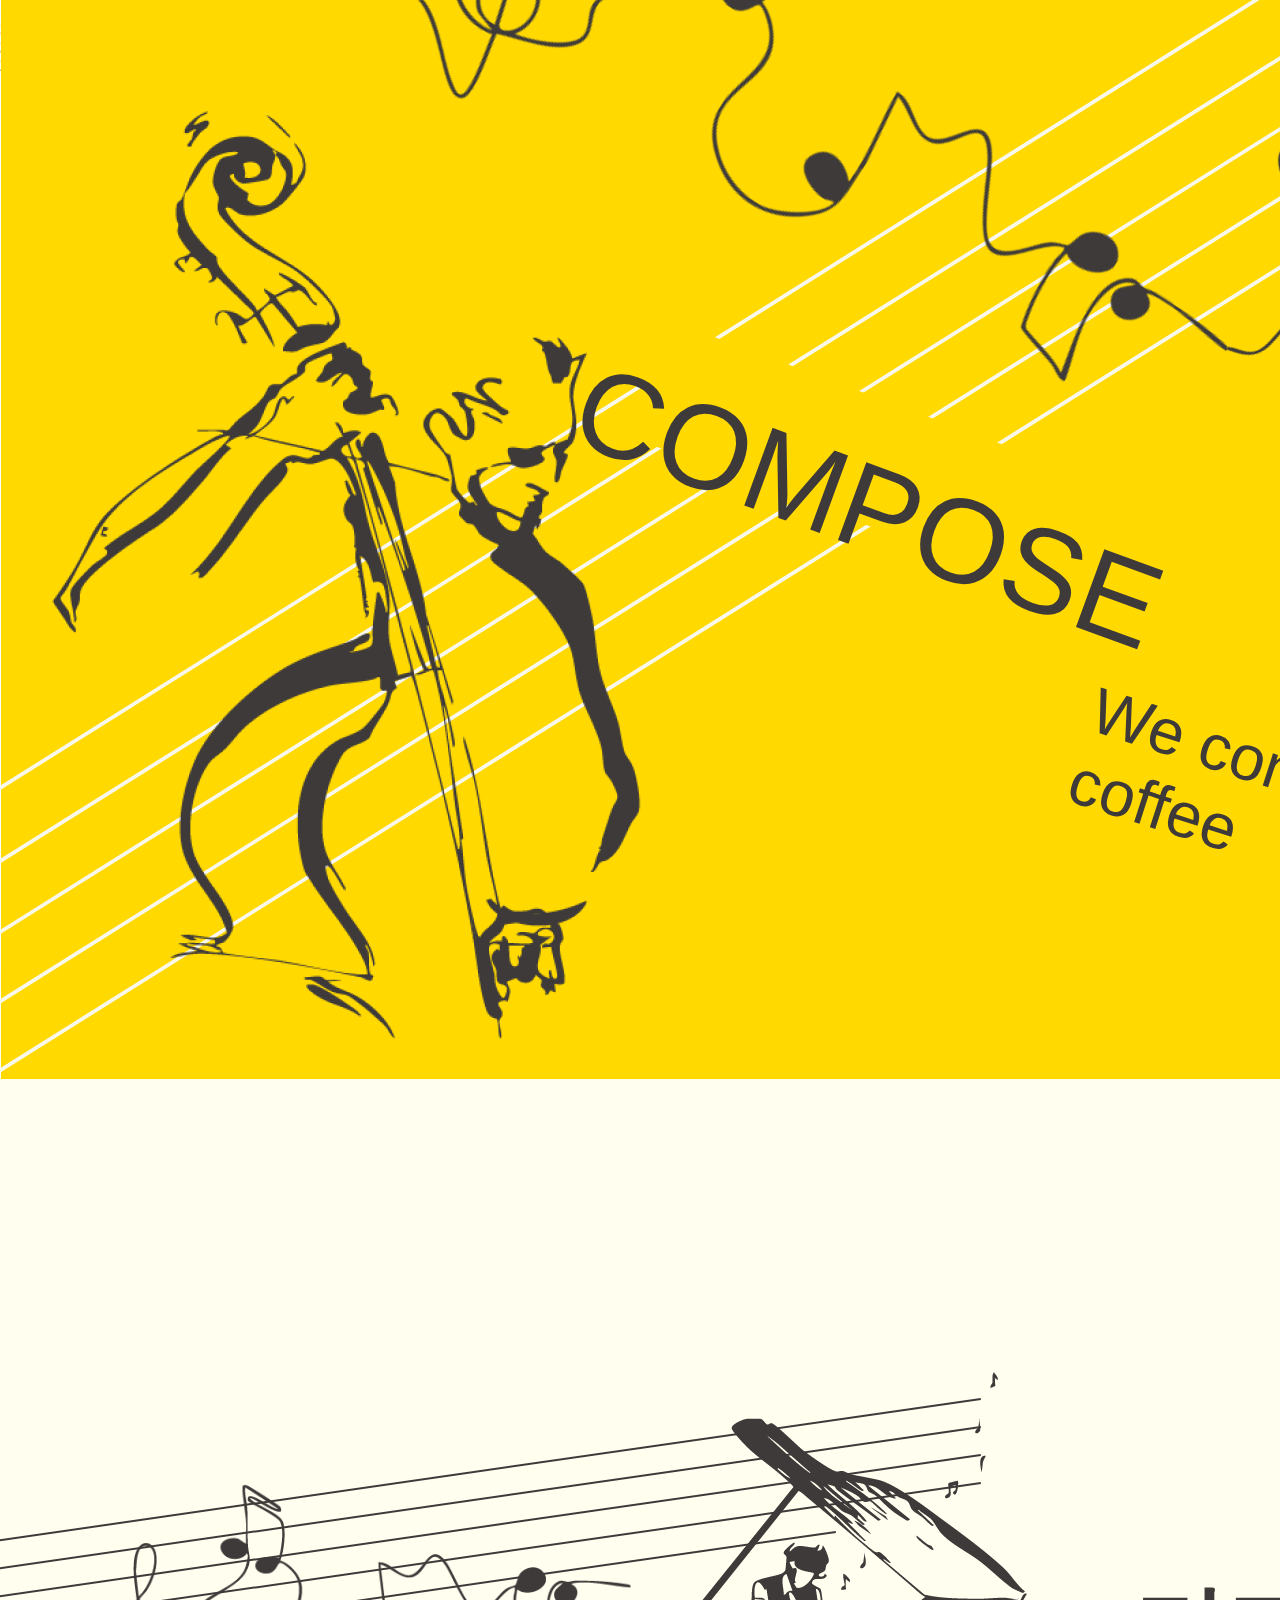
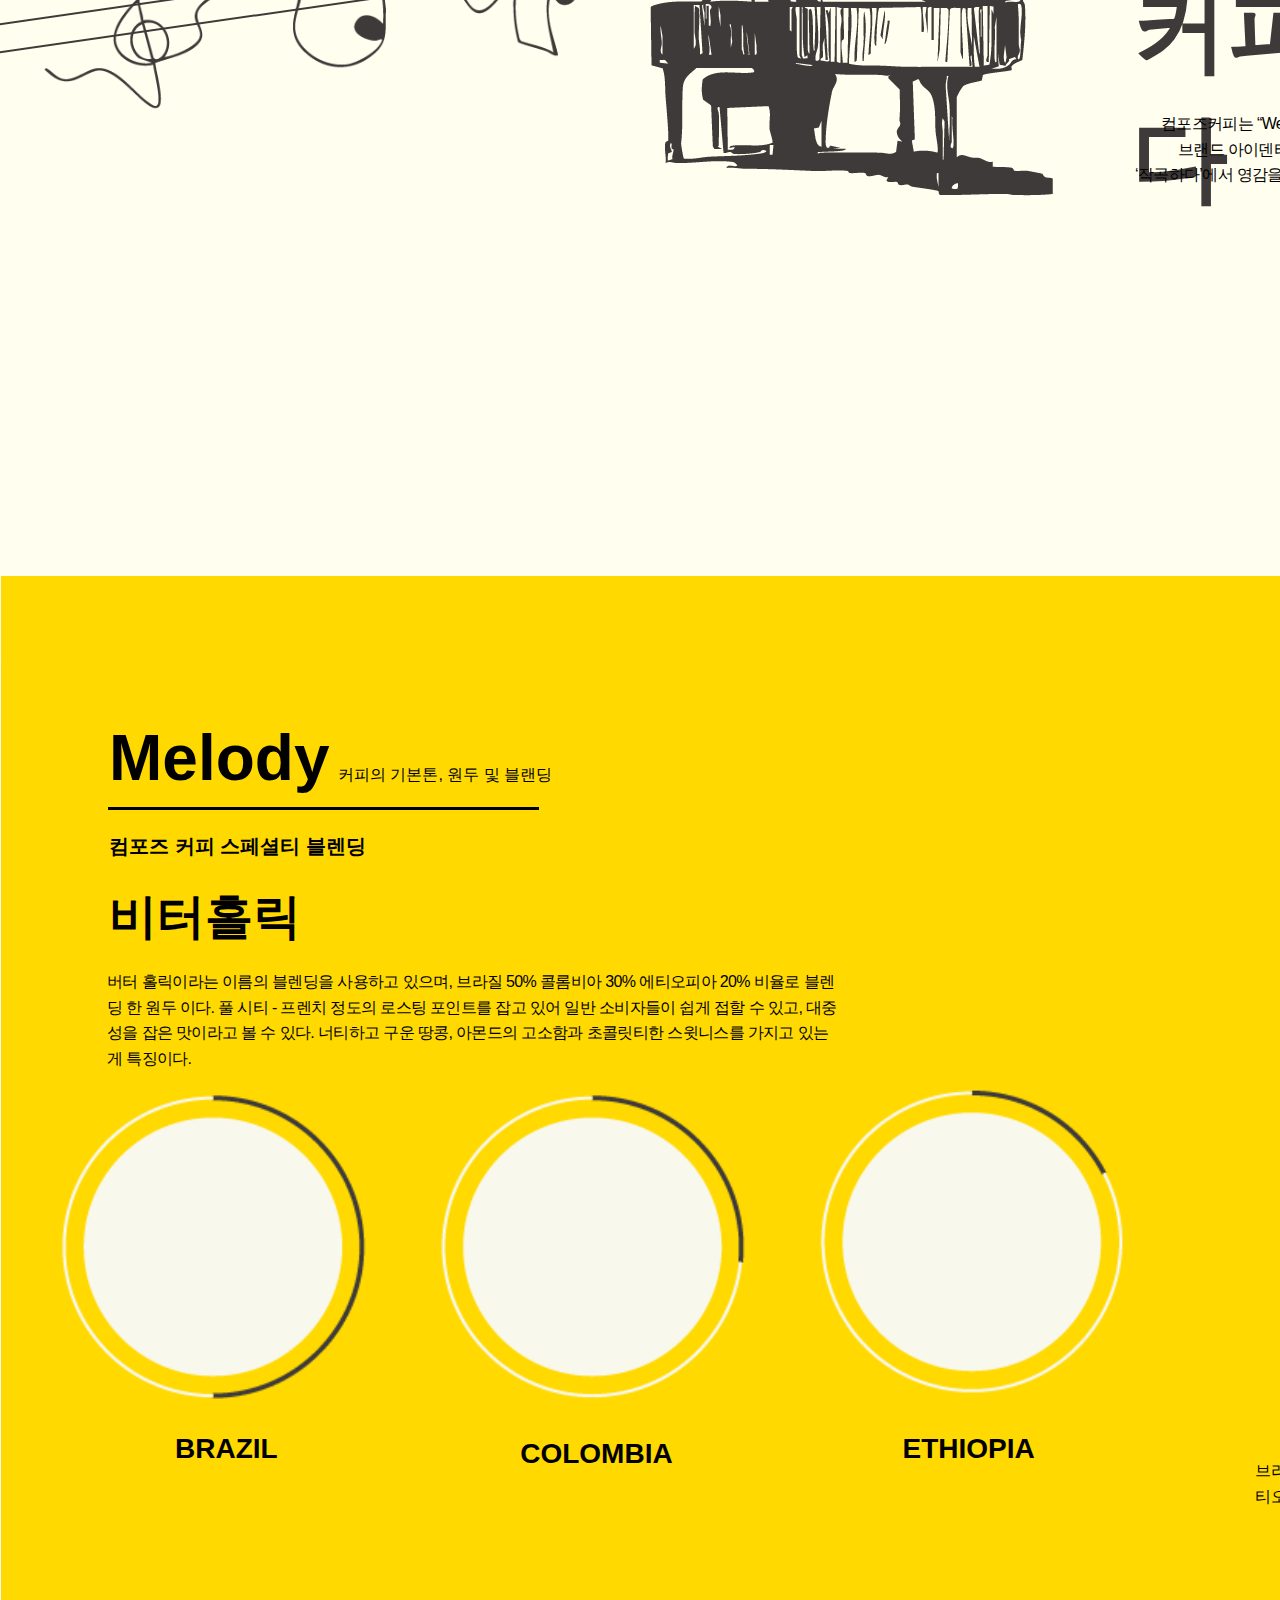
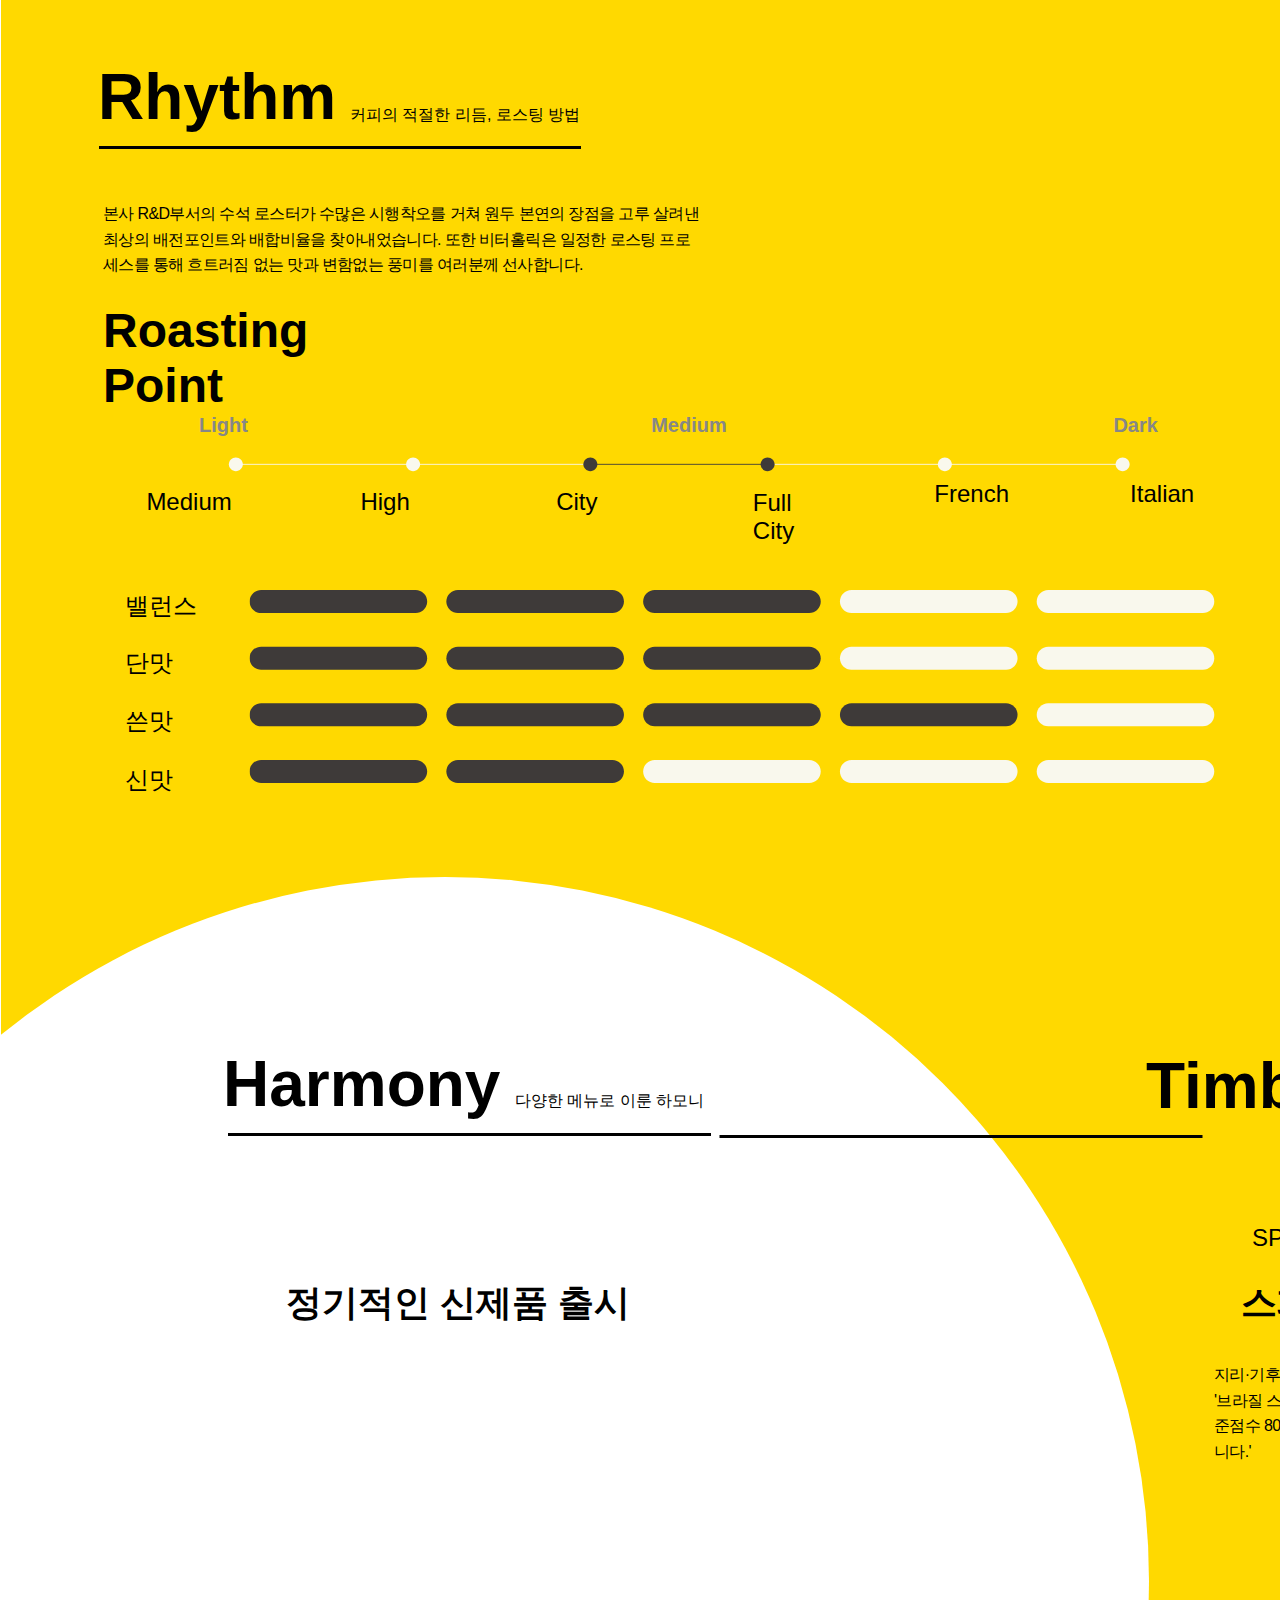
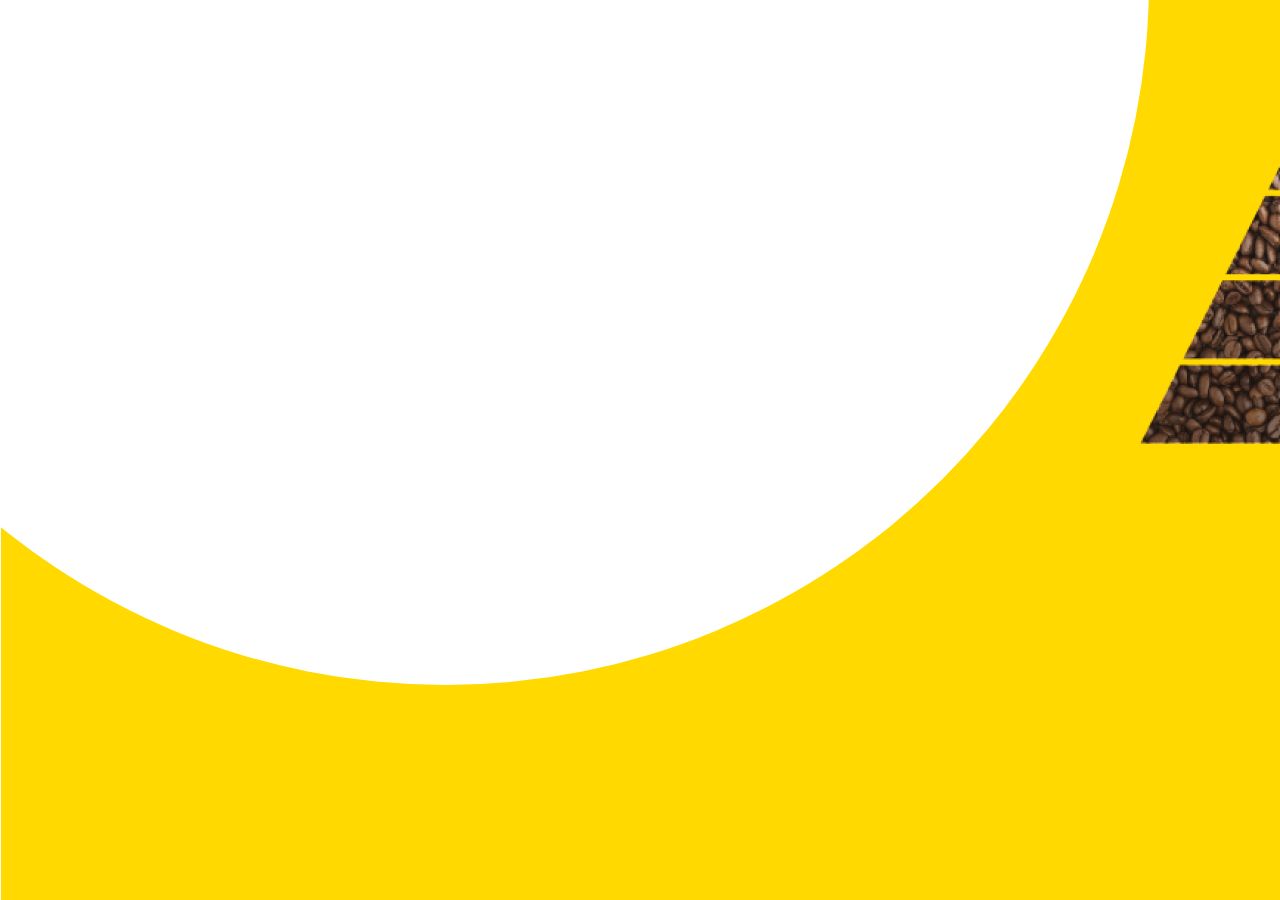
<file: index.html>
<!DOCTYPE html>
<html lang="en">
  <head>
    <meta charset="UTF-8" />
    <meta http-equiv="X-UA-Compatible" content="IE=edge" />
    <meta name="viewport" content="width=device-width, initial-scale=1.0" />
    <link rel="stylesheet" href="./vars.css" />
    <link rel="stylesheet" href="./style.css" />

    <style>
      a,
      button,
      input,
      select,
      h1,
      h2,
      h3,
      h4,
      h5,
      * {
        box-sizing: border-box;
        margin: 0;
        padding: 0;
        border: none;
        text-decoration: none;
        background: none;

        -webkit-font-smoothing: antialiased;
      }

      menu,
      ol,
      ul {
        list-style-type: none;
        margin: 0;
        padding: 0;
      }
    </style>
    <title>Document</title>
  </head>
  <body>
    <div class="frame-10">
      <div class="frame-1">
        <div class="group-7">
          <div class="rectangle-5"></div>
          <div class="rectangle-4"></div>
          <img class="_1" src="10.png" />
          <div class="ellipse-1"></div>
          <div class="_50-30-20">
            버터 홀릭이라는 이름의 블렌딩을 사용하고 있으며, 브라질 50% 콜롬비아
            30% 에티오피아 20% 비율로 블렌딩 한 원두 이다. 풀 시티 - 프렌치
            정도의 로스팅 포인트를 잡고 있어 일반 소비자들이 쉽게 접할 수 있고,
            대중성을 잡은 맛이라고 볼 수 있다. 너티하고 구운 땅콩, 아몬드의
            고소함과 초콜릿티한 스윗니스를 가지고 있는 게 특징이다. 
          </div>
          <div class="div">
            브라질, 콜롬비아를 베이스로 커피의 토스티하고 고소한 맛을 중심으로
            에티오피아 커피를 배합해 커피 특유의 쓴 맛을 초콜릿티하게 표현한
            블렌딩
          </div>
          <div class="bsca-80">
            지리·기후·생산지 등의 특별한 환경에서 자란 커피 중 &#039;브라질
            스페셜티 커피 협회(BSCA)의 평가를 거쳐 기준점수 80점 이상을 받은
            우수한 등급의 커피를 말합니다.&#039;
          </div>
          <div class="specialty-blending">SPECIALTY BLENDING</div>
          <div class="12">12월 겨울 신상 메뉴</div>
          <div class="r-d">
            본사 R&amp;D부서의 수석 로스터가 수많은 시행착오를 거쳐 원두 본연의
            장점을 고루 살려낸 최상의 배전포인트와 배합비율을 찾아내었습니다.
            또한 비터홀릭은 일정한 로스팅 프로세스를 통해 흐트러짐 없는 맛과
            변함없는 풍미를 여러분께 선사합니다.
          </div>
          <div class="melody">Melody</div>
          <div class="rhythm">Rhythm</div>
          <div class="timbre">Timbre</div>
          <div class="harmony">Harmony</div>
          <div class="div2">커피의 기본톤, 원두 및 블랜딩</div>
          <div class="div3">커피의 적절한 리듬, 로스팅 방법</div>
          <div class="div4">컴포즈만의 특별한 음색, 스페셜티 커피</div>
          <div class="div5">다양한 메뉴로 이룬 하모니</div>
          <div class="div6">컴포즈 커피 스페셜티 블렌딩</div>
          <div class="div7">비터홀릭</div>
          <div class="roasting-point">Roasting Point</div>
          <div class="50">50%</div>
          <div class="30">30%</div>
          <div class="20">20%</div>
          <div class="brazil">BRAZIL</div>
          <div class="colombia">COLOMBIA</div>
          <div class="ethiopia">ETHIOPIA</div>
          <div class="div8">스페셜티 커피란</div>
          <div class="div9">정기적인 신제품 출시</div>
          <div class="ellipse-12"></div>
          <div class="fazenda-rancho-grande">FAZENDA RANCHO GRANDE</div>
          <div
            class="region-sul-de-minas-quality-specialty-altitude-930-1000-m-crop-2022-23-variety-yellow-bourbon-process-natural-score-84-5"
          >
            Region : Sul de minas
            <br />
            Quality : Specialty
            <br />
            Altitude : 930-1000m
            <br />
            Crop : 2022/23
            <br />
            Variety : Yellow Bourbon
            <br />
            Process : Natural
            <br />
            Score : 84,5
            <br />
          </div>
          <div class="div10">컴포즈커피 ‘올해의 산지’</div>
          <div class="group-2">
            <img class="div11" src="div10.svg" />
            <div class="group-1">
              <img class="group" src="group0.svg" />
              <div class="medium">Medium</div>
              <div class="high">High</div>
              <div class="city">City</div>
              <div class="full-city">Full City</div>
              <div class="french">French</div>
              <div class="italian">Italian</div>
            </div>
            <div class="div12">밸런스</div>
            <div class="div13">단맛</div>
            <div class="div14">쓴맛</div>
            <div class="div15">신맛</div>
            <div class="light">Light</div>
            <div class="medium2">Medium</div>
            <div class="dark">Dark</div>
          </div>
          <div class="line-11"></div>
          <div class="line-13"></div>
          <div class="line-14"></div>
          <div class="line-12"></div>
          <div class="line-6"></div>
          <div class="line-7"></div>
          <div class="line-8"></div>
          <div class="line-9"></div>
          <div class="line-10"></div>
          <div class="div16">커피를 작곡하다</div>
          <div class="we-compose-best-coffee-compose">
            컴포즈커피는 “We compose best coffee(우리는 최고의 커피를
            만든다)”라는 슬로건 아래
            <br />
            브랜드 아이덴티티, 매장 인테리어 등에 변화를 주었다.
            컴포즈(compose)의 어원인
            <br />
            ‘작곡하다’에서 영감을 받은 오선지 그래픽을 형상화하여 다양한 로고
            어플리케이션으로 활용한다.
          </div>
          <img class="2" src="20.png" />
          <img class="div17" src="div16.png" />
          <img class="div18" src="div17.png" />
          <img class="div19" src="div18.png" />
          <img class="13" src="11.png" />
          <img class="14" src="12.png" />
        </div>
        <div class="group-8">
          <div class="image-1"></div>
          <div class="rectangle-1"></div>
          <div class="line-4"></div>
          <div class="line-3"></div>
          <div class="line-2"></div>
          <div class="line-1"></div>
          <div class="line-5"></div>
          <div class="rectangle-3"></div>
          <div class="compose">COMPOSE</div>
          <div class="we-compose-best-coffee">We compose best coffee</div>
          <img class="15" src="13.png" />
          <img class="div20" src="div19.png" />
          <img class="div21" src="div20.png" />
          <img class="16" src="14.png" />
          <img class="div22" src="div21.png" />
          <div class="frame-2"></div>
        </div>
      </div>
      <div class="group-72">
        <img class="div23" src="div22.png" />
      </div>
    </div>
  </body>
</html>
</file>
<file: vars.css>
/* Figma Styles of your File */
:root {
  /* Colors */
  /* Fonts */
  /* Effects */
}
</file>
<file: style.css>
.frame-10,
.frame-10 * {
  box-sizing: border-box;
}
.frame-10 {
  height: 5700px;
  position: relative;
  overflow: hidden;
}
.frame-1 {
  background: #ffffff;
  width: 1921px;
  height: 5700px;
  position: absolute;
  left: 0px;
  top: 0px;
  overflow: hidden;
}
.group-9 {
  position: absolute;
  inset: 0;
}
.group-7 {
  width: 2598px;
  height: 4743px;
  position: static;
}
.rectangle-5 {
  background: #fffeef;
  width: 2350px;
  height: 1296px;
  position: absolute;
  left: -11px;
  top: 972px;
}
.rectangle-4 {
  background: #ffd900;
  width: 1920px;
  height: 3539px;
  position: absolute;
  left: 1px;
  top: 2176px;
}
._1 {
  width: 924px;
  height: 1305px;
  position: absolute;
  left: -65px;
  top: 3381px;
  transform-origin: 0 0;
  transform: rotate(-90deg) scale(1, 1);
  object-fit: cover;
}
.ellipse-1 {
  background: #ffffff;
  border-radius: 50%;
  width: 1408px;
  height: 1408px;
  position: absolute;
  left: -259px;
  top: 4077px;
}
._50-30-20 {
  color: var(--, #3e3a39);
  text-align: left;
  font-family: var(---font-family, "Judson-Regular", sans-serif);
  font-size: var(---font-size, 16px);
  line-height: var(---line-height, 160.2%);
  letter-spacing: var(---letter-spacing, -0.04em);
  font-weight: var(---font-weight, 400);
  position: absolute;
  left: 107px;
  top: 2569px;
  width: 732px;
  height: 85px;
}
.div {
  color: var(--, #3e3a39);
  text-align: center;
  font-family: var(---font-family, "Judson-Regular", sans-serif);
  font-size: var(---font-size, 16px);
  line-height: var(---line-height, 160.2%);
  letter-spacing: var(---letter-spacing, -0.04em);
  font-weight: var(---font-weight, 400);
  position: absolute;
  left: 1255px;
  top: 3058px;
  width: 496px;
  height: 42px;
}
.bsca-80 {
  color: var(--, #3e3a39);
  text-align: left;
  font-family: var(---font-family, "Judson-Regular", sans-serif);
  font-size: var(---font-size, 16px);
  line-height: var(---line-height, 160.2%);
  letter-spacing: var(---letter-spacing, -0.04em);
  font-weight: var(---font-weight, 400);
  position: absolute;
  left: 1214px;
  top: 4562px;
  width: 364px;
  height: 261px;
}
.specialty-blending {
  color: var(--, #3e3a39);
  text-align: left;
  font-family: "BookkGothic-Light", sans-serif;
  font-size: 24px;
  font-weight: 300;
  position: absolute;
  left: 1252px;
  top: 4424px;
  width: 262px;
  height: 29px;
}
._12 {
  color: var(--, #3e3a39);
  text-align: left;
  font-family: "BookkGothic-Light", sans-serif;
  font-size: 24px;
  font-weight: 300;
  position: absolute;
  left: 349px;
  top: 4424px;
  width: 213px;
  height: 29px;
}
.r-d {
  color: var(--, #3e3a39);
  text-align: left;
  font-family: var(---font-family, "Judson-Regular", sans-serif);
  font-size: var(---font-size, 16px);
  line-height: var(---line-height, 160.2%);
  letter-spacing: var(---letter-spacing, -0.04em);
  font-weight: var(---font-weight, 400);
  position: absolute;
  left: 103px;
  top: 3401px;
  width: 596px;
  height: 77px;
}
.melody {
  color: var(--, #3e3a39);
  text-align: left;
  font-family: "Judson-Bold", sans-serif;
  font-size: 64px;
  font-weight: 700;
  position: absolute;
  left: 109px;
  top: 2321px;
  width: 262px;
  height: 31px;
}
.rhythm {
  color: var(--, #3e3a39);
  text-align: left;
  font-family: "Judson-Bold", sans-serif;
  font-size: 64px;
  font-weight: 700;
  position: absolute;
  left: 98px;
  top: 3260px;
  width: 262px;
  height: 31px;
}
.timbre {
  color: var(--, #3e3a39);
  text-align: left;
  font-family: "Judson-Bold", sans-serif;
  font-size: 64px;
  font-weight: 700;
  position: absolute;
  left: 1146px;
  top: 4249px;
  width: 262px;
  height: 31px;
}
.harmony {
  color: var(--, #3e3a39);
  text-align: left;
  font-family: "Judson-Bold", sans-serif;
  font-size: 64px;
  font-weight: 700;
  position: absolute;
  left: 223px;
  top: 4247px;
  width: 397px;
  height: 31px;
}
.div2 {
  color: var(--, #3e3a39);
  text-align: left;
  font-family: "Judson-Regular", sans-serif;
  font-size: 16px;
  font-weight: 400;
  position: absolute;
  left: 338px;
  top: 2365px;
  width: 287px;
  height: 26px;
}
.div3 {
  color: var(--, #3e3a39);
  text-align: left;
  font-family: "Judson-Regular", sans-serif;
  font-size: 16px;
  font-weight: 400;
  position: absolute;
  left: 350px;
  top: 3305px;
  width: 287px;
  height: 26px;
}
.div4 {
  color: var(--, #3e3a39);
  text-align: left;
  font-family: "Judson-Regular", sans-serif;
  font-size: 16px;
  font-weight: 400;
  position: absolute;
  left: 1380px;
  top: 4294px;
  width: 287px;
  height: 26px;
}
.div5 {
  color: var(--, #3e3a39);
  text-align: left;
  font-family: "Judson-Regular", sans-serif;
  font-size: 16px;
  font-weight: 400;
  position: absolute;
  left: 515px;
  top: 4291px;
  width: 287px;
  height: 26px;
}
.div6 {
  color: var(--, #3e3a39);
  text-align: left;
  font-family: "Judson-Bold", sans-serif;
  font-size: 20px;
  font-weight: 700;
  position: absolute;
  left: 109px;
  top: 2433px;
  width: 287px;
  height: 26px;
}
.div7 {
  color: var(--, #3e3a39);
  text-align: left;
  font-family: "Judson-Bold", sans-serif;
  font-size: 48px;
  font-weight: 700;
  position: absolute;
  left: 109px;
  top: 2485px;
  width: 196px;
  height: 26px;
}
.roasting-point {
  color: var(--, #3e3a39);
  text-align: left;
  font-family: "Judson-Bold", sans-serif;
  font-size: 48px;
  font-weight: 700;
  position: absolute;
  left: 103px;
  top: 3503px;
  width: 319px;
  height: 56px;
}
._50 {
  color: #000000;
  text-align: left;
  font-family: "BookkGothicOtf-Light", sans-serif;
  font-size: 48px;
  font-weight: 300;
  position: absolute;
  right: 85.36%;
  left: 8.18%;
  width: 6.46%;
  bottom: 49.25%;
  top: 49.56%;
  height: 1.19%;
}
._30 {
  color: #000000;
  text-align: left;
  font-family: "BookkGothicOtf-Light", sans-serif;
  font-size: 48px;
  font-weight: 300;
  position: absolute;
  right: 65.21%;
  left: 28.33%;
  width: 6.46%;
  bottom: 49.25%;
  top: 49.56%;
  height: 1.19%;
}
._20 {
  color: #000000;
  text-align: left;
  font-family: "BookkGothicOtf-Light", sans-serif;
  font-size: 48px;
  font-weight: 300;
  position: absolute;
  right: 45%;
  left: 48.54%;
  width: 6.46%;
  bottom: 49.26%;
  top: 49.54%;
  height: 1.19%;
}
.brazil {
  color: var(--, #3e3a39);
  text-align: left;
  font-family: "Judson-Bold", sans-serif;
  font-size: 28px;
  font-weight: 700;
  position: absolute;
  right: 85.83%;
  left: 9.11%;
  width: 5.05%;
  bottom: 46.07%;
  top: 53.21%;
  height: 0.72%;
}
.colombia {
  color: var(--, #3e3a39);
  text-align: left;
  font-family: "Judson-Bold", sans-serif;
  font-size: 28px;
  font-weight: 700;
  position: absolute;
  right: 65.42%;
  left: 27.08%;
  width: 7.5%;
  bottom: 45.98%;
  top: 53.3%;
  height: 0.72%;
}
.ethiopia {
  color: var(--, #3e3a39);
  text-align: left;
  font-family: "Judson-Bold", sans-serif;
  font-size: 28px;
  font-weight: 700;
  position: absolute;
  right: 46.46%;
  left: 46.98%;
  width: 6.56%;
  bottom: 46.07%;
  top: 53.21%;
  height: 0.72%;
}
.div8 {
  color: var(--, #3e3a39);
  text-align: left;
  font-family: "Judson-Bold", sans-serif;
  font-size: 36px;
  font-weight: 700;
  position: absolute;
  left: 1241px;
  top: 4479px;
  width: 292px;
  height: 29px;
}
.div9 {
  color: var(--, #3e3a39);
  text-align: left;
  font-family: "Judson-Bold", sans-serif;
  font-size: 36px;
  font-weight: 700;
  position: absolute;
  left: 286px;
  top: 4479px;
  width: 351px;
  height: 29px;
}
.ellipse-12 {
  background: #fffeef;
  border-radius: 50%;
  width: 1008px;
  height: 1008px;
  position: absolute;
  left: 1295px;
  top: 3184px;
}
.fazenda-rancho-grande {
  color: var(--, #3e3a39);
  text-align: left;
  font-family: "BookkGothic-Light", sans-serif;
  font-size: 24px;
  font-weight: 300;
  position: absolute;
  left: 1451px;
  top: 3474px;
  width: 332px;
  height: 29px;
}
.region-sul-de-minas-quality-specialty-altitude-930-1000-m-crop-2022-23-variety-yellow-bourbon-process-natural-score-84-5 {
  color: var(--, #3e3a39);
  text-align: left;
  font-family: "BookkGothicOtf-Bold", sans-serif;
  font-size: 24px;
  line-height: 36px;
  font-weight: 700;
  position: absolute;
  left: 1491px;
  top: 3607px;
  width: 346px;
  height: 180px;
}
.div10 {
  color: var(--, #3e3a39);
  text-align: left;
  font-family: "Judson-Bold", sans-serif;
  font-size: 36px;
  font-weight: 700;
  position: absolute;
  left: 1423px;
  top: 3508px;
  width: 389px;
  height: 39px;
}
.group-2 {
  width: 1090.78px;
  height: 369px;
  position: static;
}
.div11 {
  width: 968.12px;
  height: 306.15px;
  position: absolute;
  left: 247.66px;
  top: 3676.85px;
  overflow: visible;
}
.group-1 {
  width: 1060.92px;
  height: 50.69px;
  position: static;
}
.group {
  width: 51.84%;
  height: 0.27%;
  position: absolute;
  right: 38.75%;
  left: 9.41%;
  bottom: 35.58%;
  top: 64.15%;
  overflow: visible;
}
.medium {
  color: #000000;
  text-align: left;
  font-family: "JsMathCmti10-Cmti10", sans-serif;
  font-size: 24px;
  font-weight: 400;
  position: absolute;
  right: 87.79%;
  left: 7.62%;
  width: 4.59%;
  bottom: 34.98%;
  top: 64.7%;
  height: 0.32%;
}
.high {
  color: #000000;
  text-align: left;
  font-family: "JsMathCmti10-Cmti10", sans-serif;
  font-size: 24px;
  font-weight: 400;
  position: absolute;
  right: 78.6%;
  left: 18.76%;
  width: 2.64%;
  bottom: 34.98%;
  top: 64.7%;
  height: 0.32%;
}
.city {
  color: #000000;
  text-align: left;
  font-family: "JsMathCmti10-Cmti10", sans-serif;
  font-size: 24px;
  font-weight: 400;
  position: absolute;
  right: 68.41%;
  left: 28.95%;
  width: 2.64%;
  bottom: 34.98%;
  top: 64.7%;
  height: 0.32%;
}
.full-city {
  color: #000000;
  text-align: left;
  font-family: "JsMathCmti10-Cmti10", sans-serif;
  font-size: 24px;
  font-weight: 400;
  position: absolute;
  right: 58.22%;
  left: 39.19%;
  width: 2.59%;
  bottom: 34.96%;
  top: 64.72%;
  height: 0.32%;
}
.french {
  color: #000000;
  text-align: left;
  font-family: "JsMathCmti10-Cmti10", sans-serif;
  font-size: 24px;
  font-weight: 400;
  position: absolute;
  right: 47.34%;
  left: 48.64%;
  width: 4.01%;
  bottom: 35.12%;
  top: 64.56%;
  height: 0.32%;
}
.italian {
  color: #000000;
  text-align: left;
  font-family: "JsMathCmti10-Cmti10", sans-serif;
  font-size: 24px;
  font-weight: 400;
  position: absolute;
  right: 37.15%;
  left: 58.83%;
  width: 4.01%;
  bottom: 35.12%;
  top: 64.56%;
  height: 0.32%;
}
.div12 {
  color: #000000;
  text-align: left;
  font-family: "JsMathCmti10-Cmti10", sans-serif;
  font-size: 24px;
  font-weight: 400;
  position: absolute;
  left: 125px;
  top: 3790.39px;
  width: 74px;
  height: 19.26px;
}
.div13 {
  color: #000000;
  text-align: left;
  font-family: "JsMathCmti10-Cmti10", sans-serif;
  font-size: 24px;
  font-weight: 400;
  position: absolute;
  left: 125px;
  top: 3847.16px;
  width: 74px;
  height: 19.26px;
}
.div14 {
  color: #000000;
  text-align: left;
  font-family: "JsMathCmti10-Cmti10", sans-serif;
  font-size: 24px;
  font-weight: 400;
  position: absolute;
  left: 125px;
  top: 3904.94px;
  width: 74px;
  height: 19.26px;
}
.div15 {
  color: #000000;
  text-align: left;
  font-family: "JsMathCmti10-Cmti10", sans-serif;
  font-size: 24px;
  font-weight: 400;
  position: absolute;
  left: 125px;
  top: 3963.74px;
  width: 59.81px;
  height: 19.26px;
}
.light {
  color: #878787;
  text-align: left;
  font-family: "BookkGothic-Bold", sans-serif;
  font-size: 20px;
  font-weight: 700;
  position: absolute;
  left: 199px;
  top: 3614px;
  width: 47.65px;
  height: 31.43px;
}
.medium2 {
  color: #878787;
  text-align: left;
  font-family: "BookkGothic-Bold", sans-serif;
  font-size: 20px;
  font-weight: 700;
  position: absolute;
  left: 651.13px;
  top: 3614px;
  width: 76.03px;
  height: 31.43px;
}
.dark {
  color: #878787;
  text-align: left;
  font-family: "BookkGothic-Bold", sans-serif;
  font-size: 20px;
  font-weight: 700;
  position: absolute;
  left: 1113.39px;
  top: 3614px;
  width: 47.65px;
  height: 31.43px;
}
.line-11 {
  margin-top: -3px;
  border-style: solid;
  border-color: var(--, #3e3a39);
  border-width: 3px 0 0 0;
  width: 482px;
  height: 0px;
  position: absolute;
  left: calc(50% - 861.5px);
  top: 3349px;
}
.line-13 {
  margin-top: -3px;
  border-style: solid;
  border-color: var(--, #3e3a39);
  border-width: 3px 0 0 0;
  width: 483px;
  height: 0px;
  position: absolute;
  left: 50%;
  translate: -50%;
  top: 4338px;
}
.line-14 {
  background: var(--, #3e3a39);
  margin-top: -3px;
  border-style: solid;
  border-color: #000000;
  border-width: 3px 0 0 0;
  width: 483px;
  height: 0px;
  position: absolute;
  left: calc(50% - 732.5px);
  top: 4336px;
}
.line-12 {
  background: var(--, #3e3a39);
  margin-top: -3px;
  border-style: solid;
  border-color: #000000;
  border-width: 3px 0 0 0;
  width: 431px;
  height: 0px;
  position: absolute;
  left: calc(50% - 852.5px);
  top: 2410px;
}
.line-6 {
  margin-top: -2px;
  border-style: solid;
  border-color: #3e3a39;
  border-width: 2px 0 0 0;
  width: 1181px;
  height: 0px;
  position: absolute;
  left: -200px;
  top: 1653.73px;
  transform-origin: 0 0;
  transform: rotate(-8.19deg) scale(1.01, 0.99);
}
.line-7 {
  margin-top: -2px;
  border-style: solid;
  border-color: #3e3a39;
  border-width: 2px 0 0 0;
  width: 1036.31px;
  height: 0px;
  position: absolute;
  left: -200px;
  top: 1682.4px;
  transform-origin: 0 0;
  transform: rotate(-8.19deg) scale(1.01, 0.99);
}
.line-8 {
  margin-top: -2px;
  border-style: solid;
  border-color: #3e3a39;
  border-width: 2px 0 0 0;
  width: 1181px;
  height: 0px;
  position: absolute;
  left: -200px;
  top: 1598.31px;
  transform-origin: 0 0;
  transform: rotate(-8.19deg) scale(1.01, 0.99);
}
.line-9 {
  margin-top: -2px;
  border-style: solid;
  border-color: #3e3a39;
  border-width: 2px 0 0 0;
  width: 1181px;
  height: 0px;
  position: absolute;
  left: -200px;
  top: 1626.38px;
  transform-origin: 0 0;
  transform: rotate(-8.19deg) scale(1.01, 0.99);
}
.line-10 {
  margin-top: -2px;
  border-style: solid;
  border-color: #3e3a39;
  border-width: 2px 0 0 0;
  width: 1181px;
  height: 0px;
  position: absolute;
  left: -200px;
  top: 1570px;
  transform-origin: 0 0;
  transform: rotate(-8.19deg) scale(1.01, 0.99);
}
.div16 {
  color: #3e3a39;
  text-align: left;
  font-family: "Judson-Bold", sans-serif;
  font-size: 96px;
  font-weight: 700;
  position: absolute;
  left: 1132px;
  top: 1565px;
  width: 651px;
  height: 117px;
}
.we-compose-best-coffee-compose {
  color: var(--, #3e3a39);
  text-align: center;
  font-family: var(---font-family, "Judson-Regular", sans-serif);
  font-size: var(---font-size, 16px);
  line-height: var(---line-height, 160.2%);
  letter-spacing: var(---letter-spacing, -0.04em);
  font-weight: var(---font-weight, 400);
  position: absolute;
  left: 1132px;
  top: 1711px;
  width: 645px;
  height: 59px;
}
._2 {
  width: 259px;
  height: 366px;
  position: absolute;
  left: 50%;
  translate: -50%;
  top: 1978px;
  object-fit: cover;
}
.div17 {
  width: 597px;
  height: 843px;
  position: absolute;
  left: 548px;
  top: 1187px;
  object-fit: cover;
}
.div18 {
  width: 426px;
  height: 601px;
  position: absolute;
  left: 1423px;
  top: 3708px;
  object-fit: cover;
}
.div19 {
  width: 881px;
  height: 1244px;
  position: absolute;
  left: 1007px;
  top: 4456px;
  object-fit: cover;
}
._13 {
  width: 662px;
  height: 935px;
  position: absolute;
  left: 125px;
  top: 4493px;
  object-fit: cover;
}
._14 {
  width: 388px;
  height: 548px;
  position: absolute;
  left: 1309px;
  top: 2452px;
  object-fit: cover;
}
.group-8 {
  width: 2581.14px;
  height: 1572.7px;
  position: static;
}
.image-1 {
  width: 664px;
  height: 258px;
  position: absolute;
  left: 317px;
  top: 921px;
}
.rectangle-1 {
  background: #ffd900;
  width: 1920px;
  height: 1080px;
  position: absolute;
  left: 1px;
  top: -1px;
}
.line-4 {
  margin-top: -4px;
  border-style: solid;
  border-color: #f9f8ed;
  border-width: 4px 0 0 0;
  width: 2526.91px;
  height: 0px;
  position: absolute;
  left: -316px;
  top: 988.02px;
  transform-origin: 0 0;
  transform: rotate(-32.102deg) scale(1.061, 0.935);
}
.line-3 {
  margin-top: -4px;
  border-style: solid;
  border-color: #f9f8ed;
  border-width: 4px 0 0 0;
  width: 2526.91px;
  height: 0px;
  position: absolute;
  left: -273.62px;
  top: 1034.72px;
  transform-origin: 0 0;
  transform: rotate(-32.102deg) scale(1.061, 0.935);
}
.line-2 {
  margin-top: -4px;
  border-style: solid;
  border-color: #f9f8ed;
  border-width: 4px 0 0 0;
  width: 2526.91px;
  height: 0px;
  position: absolute;
  left: -244.47px;
  top: 1087.33px;
  transform-origin: 0 0;
  transform: rotate(-32.102deg) scale(1.061, 0.935);
}
.line-1 {
  margin-top: -4px;
  border-style: solid;
  border-color: #f9f8ed;
  border-width: 4px 0 0 0;
  width: 2526.91px;
  height: 0px;
  position: absolute;
  left: -209.62px;
  top: 1135.43px;
  transform-origin: 0 0;
  transform: rotate(-32.102deg) scale(1.061, 0.935);
}
.line-5 {
  margin-top: -4px;
  border-style: solid;
  border-color: #f9f8ed;
  border-width: 4px 0 0 0;
  width: 2526.91px;
  height: 0px;
  position: absolute;
  left: -209.62px;
  top: 1203.7px;
  transform-origin: 0 0;
  transform: rotate(-32.102deg) scale(1.061, 0.935);
}
.rectangle-3 {
  background: #ffd900;
  width: 717.79px;
  height: 123.22px;
  position: absolute;
  left: 666.04px;
  top: 319px;
  transform-origin: 0 0;
  transform: rotate(20.444deg) scale(1, 1);
}
.compose {
  color: #3e3a39;
  text-align: left;
  font-family: "JsMathCmbx10-Cmbx10", sans-serif;
  font-size: 120px;
  font-weight: 400;
  position: absolute;
  left: 50%;
  translate: -50%;
  top: calc(50% - 2514px);
  width: 713.84px;
  height: 124.12px;
  transform-origin: 0 0;
  transform: rotate(20.104deg) scale(1, 1);
}
.we-compose-best-coffee {
  color: #3e3a39;
  text-align: left;
  font-family: "JsMathCmti10-Cmti10", sans-serif;
  font-size: 64px;
  font-weight: 400;
  position: absolute;
  left: 1104.73px;
  top: 673px;
  width: 588.54px;
  height: 313.15px;
  transform-origin: 0 0;
  transform: rotate(17.801deg) scale(1, 1);
}
._15 {
  width: 325px;
  height: 459px;
  position: absolute;
  left: 739px;
  top: 533px;
  object-fit: cover;
}
.div20 {
  width: 711.91px;
  height: 1281.31px;
  position: absolute;
  left: 84px;
  top: 231.14px;
  transform-origin: 0 0;
  transform: rotate(-57.458deg) scale(1, 1);
  object-fit: cover;
}
.div21 {
  width: 814px;
  height: 1149px;
  position: absolute;
  left: -36px;
  top: -14px;
  object-fit: cover;
}
._16 {
  border-radius: 384.71px;
  width: 597.98px;
  height: 844.39px;
  position: absolute;
  left: 1325.85px;
  top: 189px;
  transform-origin: 0 0;
  transform: rotate(5.904deg) scale(1, 1);
  object-fit: cover;
}
.div22 {
  width: 718.89px;
  height: 1015.11px;
  position: absolute;
  left: 1327.58px;
  top: 715.11px;
  transform-origin: 0 0;
  transform: rotate(-112.541deg) scale(1, 1);
  object-fit: cover;
}
.frame-2 {
  width: 100px;
  height: 100px;
  position: absolute;
  left: 1870px;
  top: 511px;
  overflow: hidden;
}
.group-72 {
  width: 775px;
  height: 549px;
  position: static;
}
.div23 {
  width: 549px;
  height: 775px;
  position: absolute;
  left: 9px;
  top: 1957px;
  transform-origin: 0 0;
  transform: rotate(-90deg) scale(1, 1);
  object-fit: cover;
}
</file>
